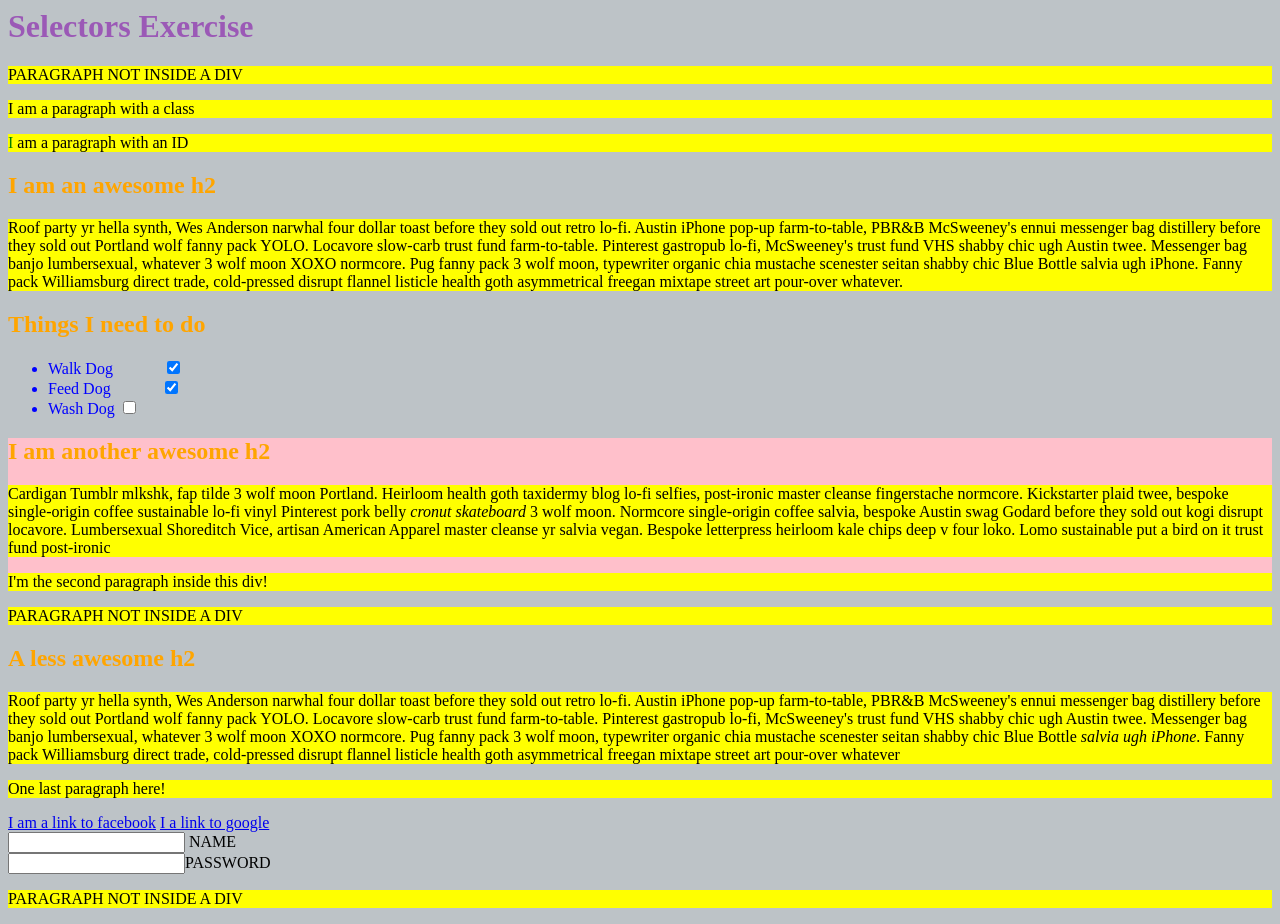
<file: Task-03_CSS_Selectors/index.html>
<html>
<head>
    <meta charset="UTF-8" />
    <title>Selectors Exercise</title>
    <link rel="stylesheet" href="styles.css"/>
</head>
<body>
    <h1>Selectors Exercise</h1>
    <p>PARAGRAPH NOT INSIDE A DIV</p>
    <div>
        <p class="hello">I am a paragraph with a class</p>
        <p id="special">I am a paragraph with an ID</p>
        <h2>I am an awesome h2</h2>
        <p>
            Roof party yr hella synth, Wes Anderson narwhal four dollar toast before
            they sold out retro lo-fi. Austin iPhone pop-up farm-to-table, PBR&B
            McSweeney's ennui messenger bag distillery before they sold out Portland
            wolf fanny pack YOLO. Locavore slow-carb trust fund farm-to-table.
            Pinterest gastropub lo-fi, McSweeney's trust fund VHS shabby chic ugh
            Austin twee. Messenger bag banjo lumbersexual, whatever 3 wolf moon XOXO
            normcore. Pug fanny pack 3 wolf moon, typewriter organic chia mustache
            scenester seitan shabby chic Blue Bottle salvia ugh iPhone. Fanny pack
            Williamsburg direct trade, cold-pressed disrupt flannel listicle health
            goth asymmetrical freegan mixtape street art pour-over whatever.
        </p>
    </div>
    <div>
        <h2>Things I need to do</h2>
        <ul>
            <li>Walk Dog <input type="checkbox" checked /></li>
            <li>Feed Dog <input type="checkbox" checked /></li>
            <li>Wash Dog <input type="checkbox" /></li>
        </ul>
    </div>
    <div>
        <h2>I am another awesome h2</h2>
        <p>
            Cardigan Tumblr mlkshk, fap tilde 3 wolf moon Portland. Heirloom health
            goth taxidermy blog lo-fi selfies, post-ironic master cleanse
            fingerstache normcore. Kickstarter plaid twee, bespoke single-origin
            coffee sustainable lo-fi vinyl Pinterest pork belly
            <em>cronut skateboard</em> 3 wolf moon. Normcore single-origin coffee
            salvia, bespoke Austin swag Godard before they sold out kogi disrupt
            locavore. Lumbersexual Shoreditch Vice, artisan American Apparel master
            cleanse yr salvia vegan. Bespoke letterpress heirloom kale chips deep v
            four loko. Lomo sustainable put a bird on it trust fund post-ironic
        </p>
        <p>I'm the second paragraph inside this div!</p>
    </div>
    <p>PARAGRAPH NOT INSIDE A DIV</p>
    <div>
        <h2>A less awesome h2</h2>
        <p>
            Roof party yr hella synth, Wes Anderson narwhal four dollar toast before
            they sold out retro lo-fi. Austin iPhone pop-up farm-to-table, PBR&B
            McSweeney's ennui messenger bag distillery before they sold out Portland
            wolf fanny pack YOLO. Locavore slow-carb trust fund farm-to-table.
            Pinterest gastropub lo-fi, McSweeney's trust fund VHS shabby chic ugh
            Austin twee. Messenger bag banjo lumbersexual, whatever 3 wolf moon XOXO
            normcore. Pug fanny pack 3 wolf moon, typewriter organic chia mustache
            scenester seitan shabby chic Blue Bottle <em>salvia ugh iPhone</em>.
            Fanny pack Williamsburg direct trade, cold-pressed disrupt flannel
            listicle health goth asymmetrical freegan mixtape street art pour-over
            whatever
        </p>
        <p>One last paragraph here!</p>
        <a href="https://www.facebook.com" target="_blank">I am a link to facebook</a>
        <a href="https://www.google.com" target="_blank">I a link to google</a><br />
        <input type="text" name="name" id="name" /><label for="name"> Name</label><br />
        <input type="password" name="password" id="password" /><label for="password">Password</label>
    </div>
    <p>PARAGRAPH NOT INSIDE A DIV</p>
</body>
</html>
</file>
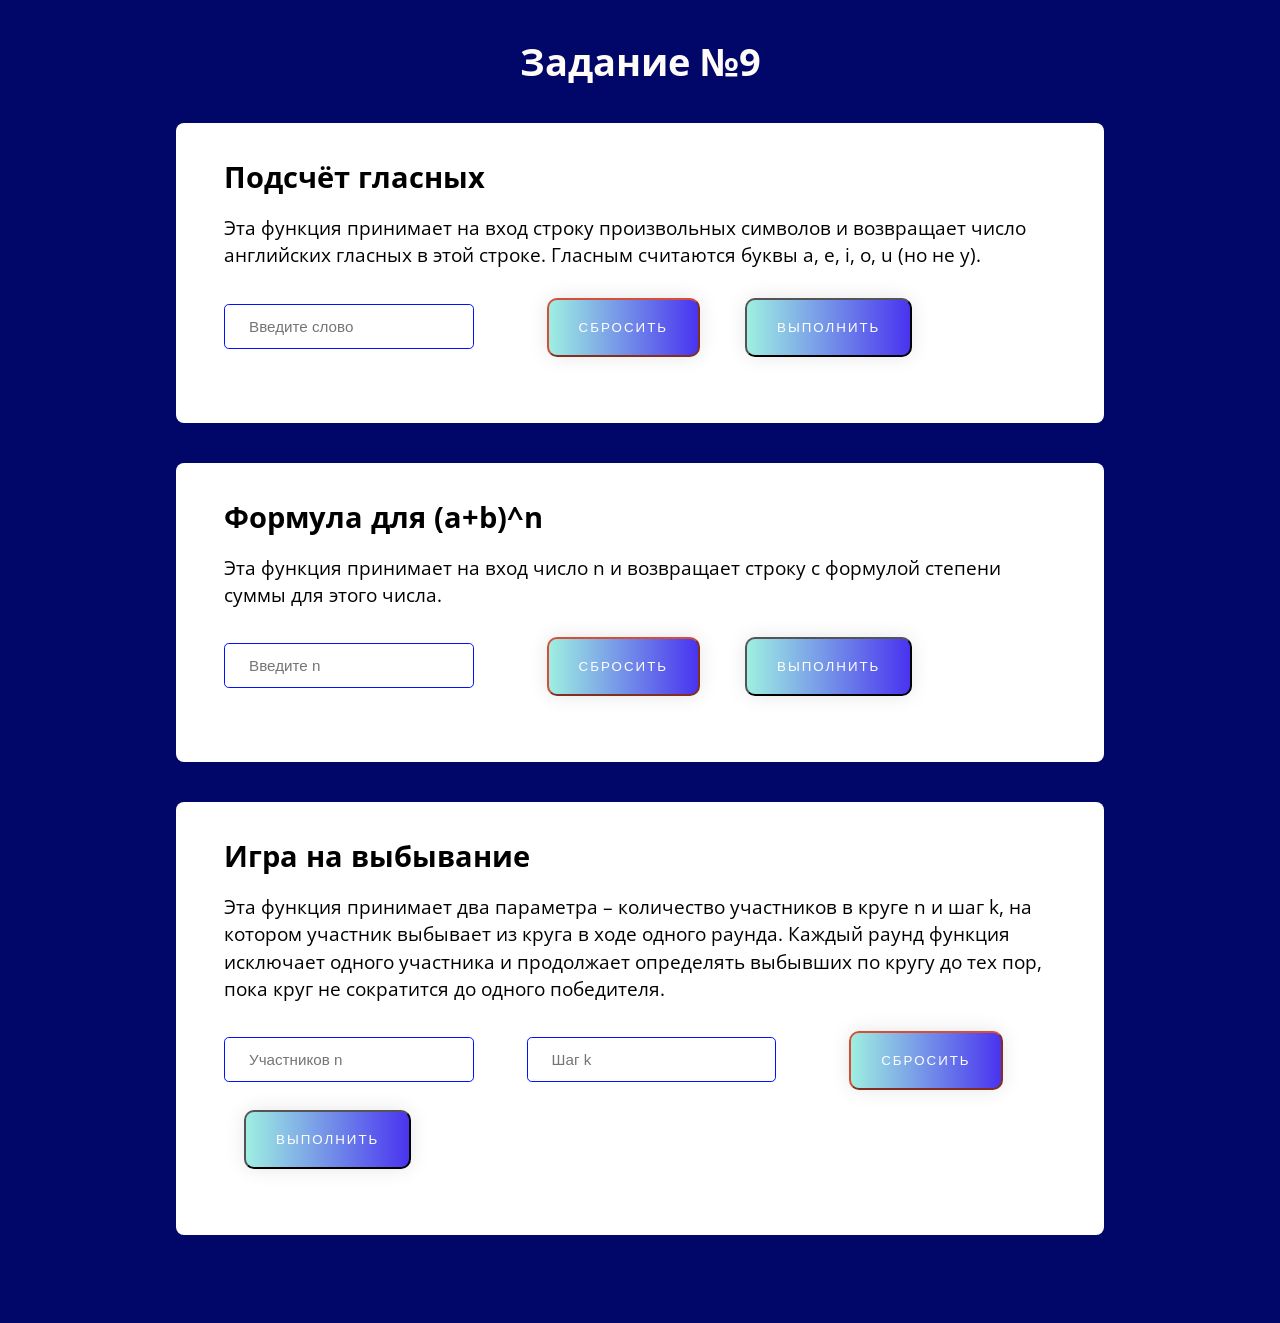
<file: Task-09_JS_and_DOM/index.html>
<!DOCTYPE html>
<html lang="en">

<head>
    <meta charset="UTF-8">
    <meta http-equiv="X-UA-Compatible" content="IE=edge">
    <meta name="viewport" content="width=device-width, initial-scale=1.0">
    <link rel="preconnect" href="https://fonts.googleapis.com">
    <link rel="preconnect" href="https://fonts.gstatic.com" crossorigin>
    <link href="https://fonts.googleapis.com/css2?family=Open+Sans:wght@300;400;600&family=Roboto:wght@100;300;400;500;700&display=swap" rel="stylesheet">
    <link rel="stylesheet" href="styles.css">
    <title>Task-9</title>
</head>

<body>
    <h1 class="title">Задание №9</h1>
    <div class="func-block">
        <h2>Подсчёт гласных</h2>
        <p>
            Эта функция принимает на вход строку произвольных символов и возвращает число английских гласных в этой
            строке.
            Гласным считаются буквы a, e, i, o, u (но не y).
        </p>
        <input id="vowel" type="text" placeholder="Введите слово">
        <button class="clearVowel">Сбросить</button>
        <button class="vowel-btn">Выполнить</button>
        <div class="vowelResult result"></div>
    </div>
    <div class="func-block">
        <h2>Формула для (a+b)^n</h2>
        <p>
            Эта функция принимает на вход число n и возвращает строку с формулой степени суммы для этого числа.
        </p>
        <input id="degree" type="number" placeholder="Введите n">
        <button class="clearDegree">Сбросить</button>
        <button class="degree-btn">Выполнить</button>
        <div class="degreeResult result"></div>
    </div>
    <div class="func-block">
        <h2>Игра на выбывание</h2>
        <p>
            Эта функция принимает два параметра – количество участников в круге n и шаг k,
            на котором участник выбывает из круга в ходе одного раунда. Каждый раунд функция исключает одного участника
            и продолжает определять выбывших по кругу до тех пор, пока круг не сократится до одного победителя.
        </p>
        <input id="eleminateN" type="number" placeholder="Участников n" min="1">
        <input id="eleminateM" type="number" placeholder="Шаг k" min="1">
        <button class="clearEleminate">Сбросить</button>
        <button class="eleminate-btn">Выполнить</button>
        <div class="eleminateResult result"></div>
    </div>
    <script src="index.js"></script>
</body>

</html>
</file>
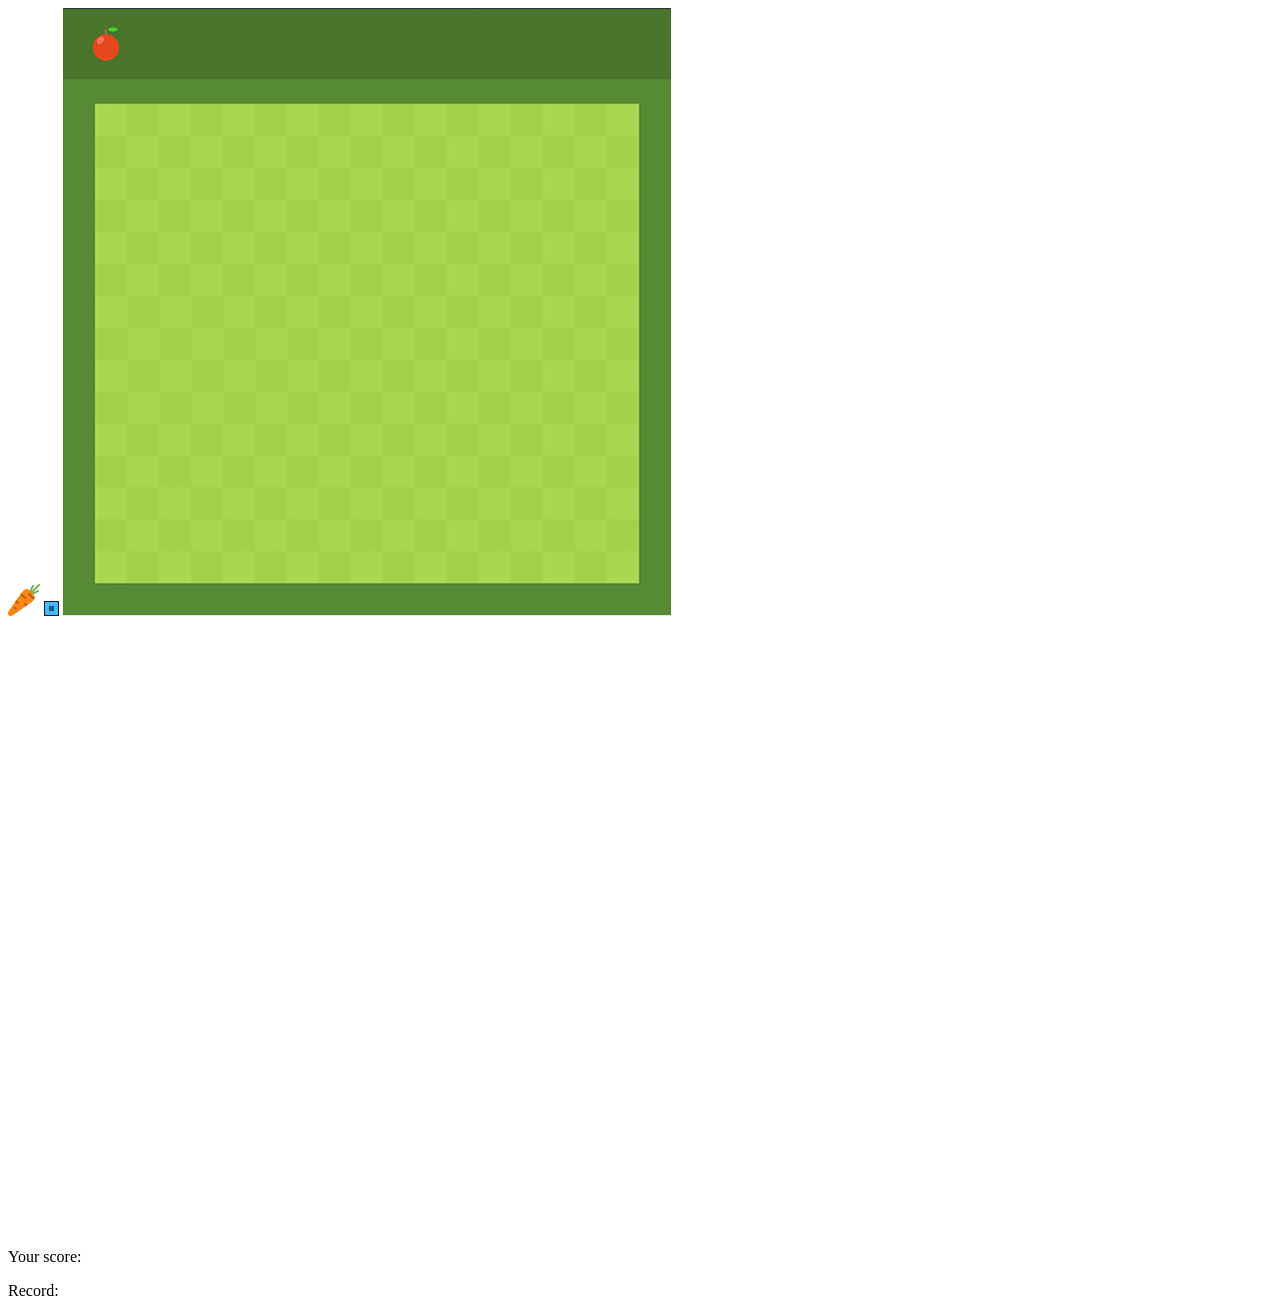
<file: Task-10_Browser_Game/Snake/src/index.html>
<!DOCTYPE html>
<html>

<head>
  <title>Змейка</title>
</head>

<body>

  <div class="container">




    <img id="food" src="images/content/food.png">
    <img id="snake" src="images/content/snake.png">
    <img id="ground" src="images/content/ground.png">
    <canvas width="608" height="608" id="game"></canvas>
    </div>
    <p class="aside__score">Your score: <span id="score"></span></p>
    <p class="aside__max-score">Record: <span id="max-score"></span></p>
     
    </div>
</body>

</html>
</file>
<file: Task-03_CSS_Selectors/styles.css>
body {
    background-color: #bdc3c7;
}

h1 {
    color: #9b59b6;
}
h1:hover{
    color: red;
}
h2 {
    color: orange;
}
li {
    color: blue;
}
p {
    background-color: yellow;
}
form input[type="text"]{
    background-color: grey;
}
div:nth-of-type(3){
    background-color: pink;
}
div:nth-of-type(3)>em{
    background-color:  white;
    font: 20px;
}
input[type="checkbox"]:checked{
    margin-left: 50px;
}
label {
    text-transform: uppercase;
}
[id="special"]::first-letter{
    color: green;
    font: 100px;
}
a:visited{
    color:green;
}
</file>
<file: Task-09_JS_and_DOM/styles.css>
* {
    box-sizing: border-box;
}
body {
    font-family: 'Open Sans', sans-serif;
    font-size: 1.2rem;
    line-height: 1.7rem;
    margin: auto;
    padding: 3rem 5rem 3rem 5rem;
    width: 85%;
    color: rgb(255, 251, 246);
    background: rgb(0, 7, 105);
}
input {
    border-radius: 0.3rem;
    border: 1px solid rgb(0, 17, 255);
    cursor: pointer;
    align-items: center;
    text-align: start;
    width: 30%;
    font-size: 0.95rem;
    padding: 0.8rem 1.5rem;
    margin-top: 1rem;
    margin-right: 3rem;
}
button {
    text-decoration: none;
    display: inline-block;
    color: white;
    padding: 20px 30px;
    margin: 10px 20px;
    border-radius: 10px;
    font-family: 'Montserrat', sans-serif;
    text-transform: uppercase;
    letter-spacing: 2px;
    background-image: linear-gradient(to right, #9EEFE1 0%, #4830F0 51%, #9EEFE1 100%);
    background-size: 200% auto;
    box-shadow: 0 0 20px rgba(0, 0, 0, .1);
    transition: .5s;
  }
button:hover {
    background-position: right center;
}
label {
    color: #999;
    font-size: 18px;
    position: absolute;
    pointer-events: none;
    left: 10px;
    top: 15px;
    transition: 0.2s ease all;
    -moz-transition: 0.2s ease all;
    -webkit-transition: 0.2s ease all;
  }
  
  /* active state */
  input:focus ~ label, input:valid ~ label {
    top: -15px;
    font-size: 14px;
    color: #5264AE;
  }
.title {
    margin-top: 0;
    margin-bottom: 3rem;
    text-align: center;
}
.clearVowel,
.clearDegree,
.clearEleminate {
    color: white;
    background-color: rgb(214, 78, 54);
    border-color: rgb(214, 78, 54);
}
.result {
    margin: 2.5rem 0;
    line-height: 2.5rem;
}
.func-block {
    background-color: white;
    color: rgb(0, 0, 0);
    padding: 1rem 3rem;
    margin-bottom: 2.5rem;
    border-radius:0.5rem
}
</file>
